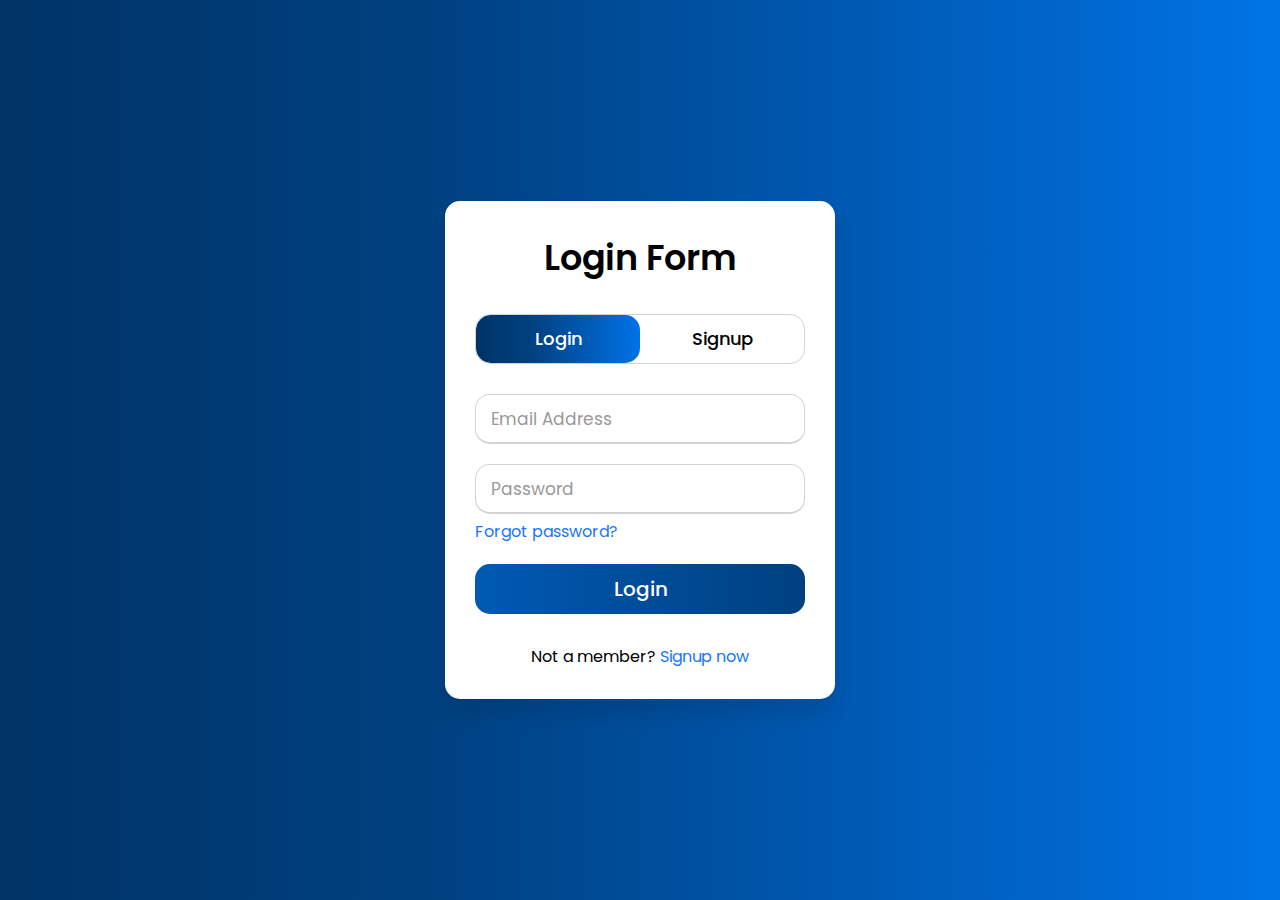
<file: Front-End/login.html>
<!DOCTYPE html>
 <html>
  <head>
    <link rel="stylesheet" href="css/login.css">
  </head>
  <body>
    
    <div class="wrapper">
      <div class="title-text">
        <div class="title login">Login Form</div>
        <div class="title signup">Signup Form</div>
      </div>
      <div class="form-container">
        <div class="slide-controls">
          <input type="radio" name="slide" id="login" checked>
          <input type="radio" name="slide" id="signup">
          <label for="login" class="slide login">Login</label>
          <label for="signup" class="slide signup">Signup</label>
          <div class="slider-tab"></div>
        </div>
        <div class="form-inner">
          <form action="#" class="login">
            <div class="field">
              <input type="text" placeholder="Email Address" required>
            </div>
            <div class="field">
              <input type="password" placeholder="Password" required>
            </div>
            <div class="pass-link"><a href="#">Forgot password?</a></div>
            <div class="field btn">
              <div class="btn-layer"></div>
              <input type="submit" value="Login">
            </div>
            <div class="signup-link">Not a member? <a href="">Signup now</a></div>
          </form>
          <form action="#" class="signup">
            <div class="field">
              <input type="text" placeholder="Email Address" required>
            </div>
            <div class="field">
              <input type="password" placeholder="Password" required>
            </div>
            <div class="field">
              <input type="password" placeholder="Confirm password" required>
            </div>
            <div class="field btn">
              <div class="btn-layer"></div>
              <input type="submit" value="Signup">
            </div>
          </form>
        </div>
      </div>
    </div>
    <script src="javascript/login.js"></script>
  </body>
 </html>
</file>
<file: Front-End/css/login.css>
@import url('https://fonts.googleapis.com/css?family=Poppins:400,500,600,700&display=swap');
*{
  margin: 0;
  padding: 0;
  box-sizing: border-box;
  font-family: 'Poppins', sans-serif;
}
html,body{
  display: grid;
  height: 100%;
  width: 100%;
  place-items: center;
  background: -webkit-linear-gradient(left, #003366,#004080,#0059b3
, #0073e6);
}
::selection{
  background: #1a75ff;
  color: #fff;
}
.wrapper{
  overflow: hidden;
  max-width: 390px;
  background: #fff;
  padding: 30px;
  border-radius: 15px;
  box-shadow: 0px 15px 20px rgba(0,0,0,0.1);
}
.wrapper .title-text{
  display: flex;
  width: 200%;
}
.wrapper .title{
  width: 50%;
  font-size: 35px;
  font-weight: 600;
  text-align: center;
  transition: all 0.6s cubic-bezier(0.68,-0.55,0.265,1.55);
}
.wrapper .slide-controls{
  position: relative;
  display: flex;
  height: 50px;
  width: 100%;
  overflow: hidden;
  margin: 30px 0 10px 0;
  justify-content: space-between;
  border: 1px solid lightgrey;
  border-radius: 15px;
}
.slide-controls .slide{
  height: 100%;
  width: 100%;
  color: #fff;
  font-size: 18px;
  font-weight: 500;
  text-align: center;
  line-height: 48px;
  cursor: pointer;
  z-index: 1;
  transition: all 0.6s ease;
}
.slide-controls label.signup{
  color: #000;
}
.slide-controls .slider-tab{
  position: absolute;
  height: 100%;
  width: 50%;
  left: 0;
  z-index: 0;
  border-radius: 15px;
  background: -webkit-linear-gradient(left,#003366,#004080,#0059b3
, #0073e6);
  transition: all 0.6s cubic-bezier(0.68,-0.55,0.265,1.55);
}
input[type="radio"]{
  display: none;
}
#signup:checked ~ .slider-tab{
  left: 50%;
}
#signup:checked ~ label.signup{
  color: #fff;
  cursor: default;
  user-select: none;
}
#signup:checked ~ label.login{
  color: #000;
}
#login:checked ~ label.signup{
  color: #000;
}
#login:checked ~ label.login{
  cursor: default;
  user-select: none;
}
.wrapper .form-container{
  width: 100%;
  overflow: hidden;
}
.form-container .form-inner{
  display: flex;
  width: 200%;
}
.form-container .form-inner form{
  width: 50%;
  transition: all 0.6s cubic-bezier(0.68,-0.55,0.265,1.55);
}
.form-inner form .field{
  height: 50px;
  width: 100%;
  margin-top: 20px;
}
.form-inner form .field input{
  height: 100%;
  width: 100%;
  outline: none;
  padding-left: 15px;
  border-radius: 15px;
  border: 1px solid lightgrey;
  border-bottom-width: 2px;
  font-size: 17px;
  transition: all 0.3s ease;
}
.form-inner form .field input:focus{
  border-color: #1a75ff;
  /* box-shadow: inset 0 0 3px #fb6aae; */
}
.form-inner form .field input::placeholder{
  color: #999;
  transition: all 0.3s ease;
}
form .field input:focus::placeholder{
  color: #1a75ff;
}
.form-inner form .pass-link{
  margin-top: 5px;
}
.form-inner form .signup-link{
  text-align: center;
  margin-top: 30px;
}
.form-inner form .pass-link a,
.form-inner form .signup-link a{
  color: #1a75ff;
  text-decoration: none;
}
.form-inner form .pass-link a:hover,
.form-inner form .signup-link a:hover{
  text-decoration: underline;
}
form .btn{
  height: 50px;
  width: 100%;
  border-radius: 15px;
  position: relative;
  overflow: hidden;
}
form .btn .btn-layer{
  height: 100%;
  width: 300%;
  position: absolute;
  left: -100%;
  background: -webkit-linear-gradient(right,#003366,#004080,#0059b3
, #0073e6);
  border-radius: 15px;
  transition: all 0.4s ease;;
}
form .btn:hover .btn-layer{
  left: 0;
}
form .btn input[type="submit"]{
  height: 100%;
  width: 100%;
  z-index: 1;
  position: relative;
  background: none;
  border: none;
  color: #fff;
  padding-left: 0;
  border-radius: 15px;
  font-size: 20px;
  font-weight: 500;
  cursor: pointer;
}
</file>
